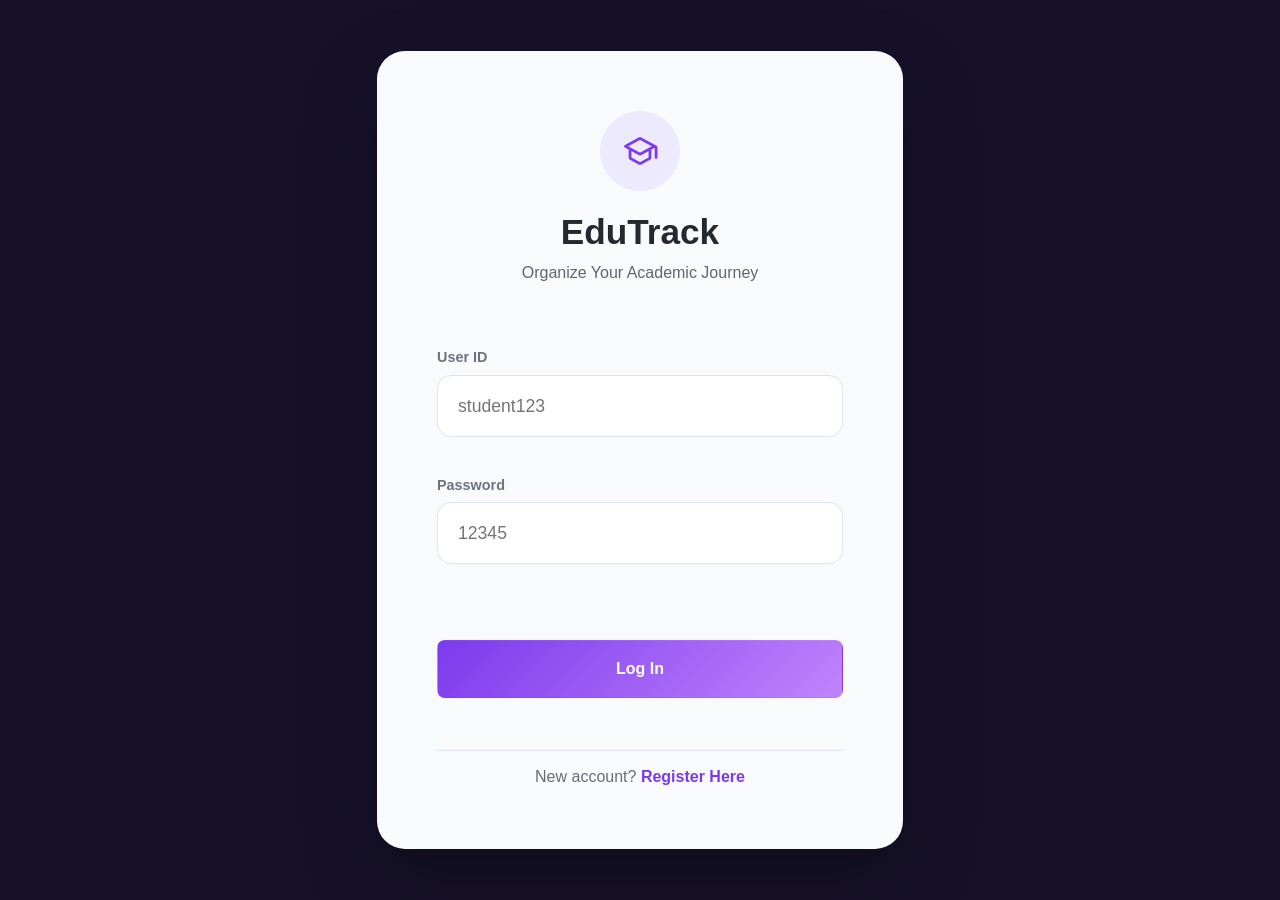
<file: index.html>
<!DOCTYPE html>
<html lang="en">
<head>
    <meta charset="UTF-8">
    <meta name="viewport" content="width=device-width, initial-scale=1.0">
    <meta name="description" content="IMS566 static student productivity dashboard prototype for academic monitoring, tasks, and class records.">
    <title>Login | EduTrack</title>
    <link rel="preconnect" href="https://fonts.googleapis.com">
    <link rel="preconnect" href="https://fonts.gstatic.com" crossorigin>
    <link href="https://fonts.googleapis.com/css2?family=Material+Symbols+Rounded:opsz,wght,FILL,GRAD@24,500,1,0" rel="stylesheet">
    <link rel="stylesheet" href="css/style.css">
    <script defer src="js/script.js"></script>
</head>
<body class="login-body simple-login">
    <main class="simple-login-card" aria-label="Student portal login">
        <div class="login-icon" aria-hidden="true">
            <span class="material-symbols-rounded">school</span>
        </div>
        <h1>EduTrack</h1>
        <p class="login-subtitle">Organize Your Academic Journey</p>

        <form onsubmit="event.preventDefault(); login();" class="login-form">
            <div class="form-group">
                <label class="form-label" for="username">User ID</label>
                <input class="form-control" id="username" name="username" autocomplete="username" placeholder="student123" required>
            </div>
            <div class="form-group">
                <label class="form-label" for="password">Password</label>
                <input class="form-control" id="password" name="password" type="password" autocomplete="current-password" placeholder="12345" required>
            </div>
            <p id="error" class="error-text" role="alert" aria-live="polite"></p>
            <button class="btn btn-primary w-100" type="submit">Log In</button>
        </form>

        <div class="login-divider"></div>
        <p class="register-line">New account? <a href="register.html">Register Here</a></p>
    </main>
</body>
</html>
</file>
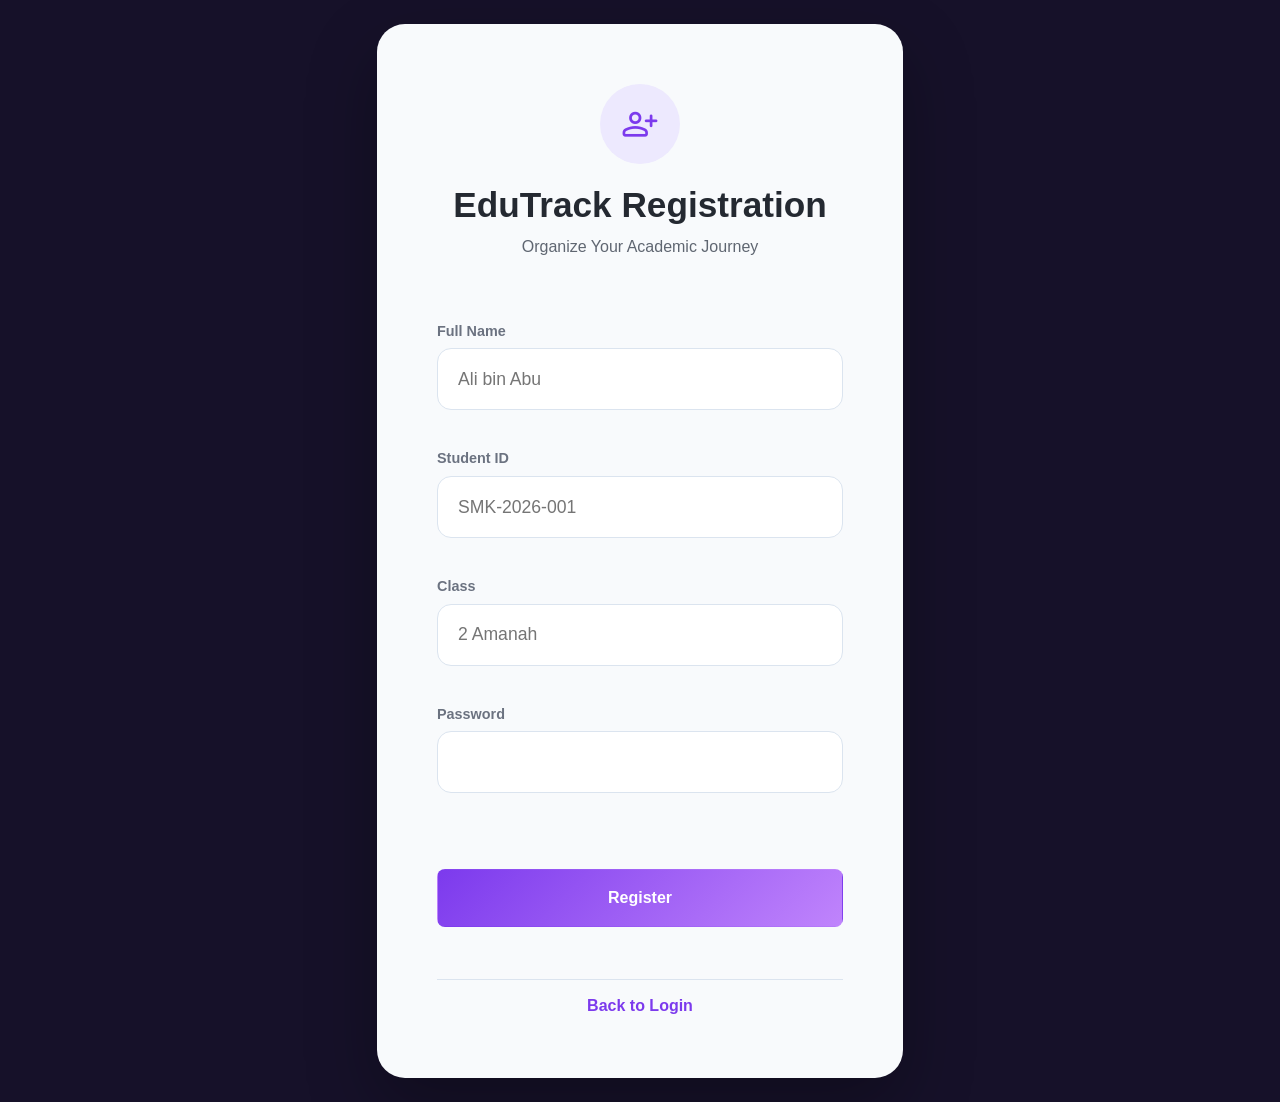
<file: register.html>
<!DOCTYPE html>
<html lang="en">
<head>
    <meta charset="UTF-8">
    <meta name="viewport" content="width=device-width, initial-scale=1.0">
    <meta name="description" content="Static registration form prototype for EduTrack.">
    <title>Register | EduTrack</title>
    <link rel="preconnect" href="https://fonts.googleapis.com">
    <link rel="preconnect" href="https://fonts.gstatic.com" crossorigin>
    <link href="https://fonts.googleapis.com/css2?family=Material+Symbols+Rounded:opsz,wght,FILL,GRAD@24,500,1,0" rel="stylesheet">
    <link rel="stylesheet" href="css/style.css">
    <script defer src="js/script.js"></script>
</head>
<body class="login-body simple-login">
    <main class="simple-login-card" aria-label="Registration prototype">
        <div class="login-icon" aria-hidden="true">
            <span class="material-symbols-rounded">person_add</span>
        </div>
        <h1>EduTrack Registration</h1>
        <p class="login-subtitle">Organize Your Academic Journey</p>

        <form onsubmit="registerDemoAccount(event)" class="login-form">
            <div class="form-group">
                <label class="form-label" for="fullName">Full Name</label>
                <input class="form-control" id="fullName" required placeholder="Ali bin Abu">
            </div>
            <div class="form-group">
                <label class="form-label" for="studentId">Student ID</label>
                <input class="form-control" id="studentId" required placeholder="SMK-2026-001">
            </div>
            <div class="form-group">
                <label class="form-label" for="className">Class</label>
                <input class="form-control" id="className" required placeholder="2 Amanah">
            </div>
            <div class="form-group">
                <label class="form-label" for="preferredPassword">Password</label>
                <input class="form-control" id="preferredPassword" type="password" required minlength="4">
            </div>
            <p id="registerNotice" class="error-text" role="status" aria-live="polite"></p>
            <button class="btn btn-primary w-100" type="submit">Register</button>
        </form>

        <div class="login-divider"></div>
        <p class="register-line"><a href="index.html">Back to Login</a></p>
    </main>
</body>
</html>
</file>
<file: css/style.css>
/* IMS566 Individual Project - EduTrack */
:root {
    color-scheme: light;
    --primary: #7c3aed;
    --primary-dark: #5b21b6;
    --accent: #f59e0b;
    --success: #10b981;
    --warning: #f59e0b;
    --danger: #dc2626;
    --info: #7c3aed;
    --bg: #f5f7fb;
    --surface: #ffffff;
    --surface-soft: #f3efff;
    --text: #172033;
    --muted: #64748b;
    --border: #d9e2ec;
    --shadow: 0 10px 30px rgba(15, 23, 42, 0.08);
    --radius: 8px;
    --container: 1180px;
}

[data-theme="dark"] {
    color-scheme: dark;
    --bg: #0f172a;
    --surface: #1e293b;
    --surface-soft: #2d2448;
    --text: #f8fafc;
    --muted: #cbd5e1;
    --border: #334155;
    --shadow: 0 18px 40px rgba(0, 0, 0, 0.28);
}

* {
    box-sizing: border-box;
}

body {
    min-height: 100vh;
    margin: 0;
    background: var(--bg);
    color: var(--text);
    font-family: "Segoe UI", Arial, sans-serif;
    line-height: 1.5;
}

body.app-body {
    display: flex;
    flex-direction: column;
}

a {
    color: inherit;
}

.skip-link {
    position: absolute;
    left: -999px;
    top: 8px;
    z-index: 2000;
    padding: 10px 14px;
    background: var(--text);
    color: var(--surface);
    text-decoration: none;
    border-radius: var(--radius);
}

.skip-link:focus {
    left: 12px;
}

.login-body {
    min-height: 100vh;
    display: grid;
    place-items: center;
    padding: 24px;
    background: #161129;
}

.simple-login-card {
    width: min(526px, 100%);
    min-height: 680px;
    padding: 60px;
    border-radius: 28px;
    background: #f8fafc;
    color: #242931;
    box-shadow: 0 28px 70px rgba(0, 0, 0, 0.28);
}

.login-icon {
    width: 80px;
    height: 80px;
    display: grid;
    place-items: center;
    margin: 0 auto 22px;
    border-radius: 50%;
    background: #ede9fe;
    color: #7c3aed;
}

.login-icon .material-symbols-rounded {
    font-size: 38px;
}

.simple-login-card h1 {
    margin: 0;
    text-align: center;
    font-size: 2.2rem;
    line-height: 1.1;
}

.login-subtitle {
    margin: 10px 0 44px;
    text-align: center;
    color: #5f6671;
}

.login-form {
    display: grid;
    gap: 20px;
}

.form-group {
    margin-top: 18px;
}

.form-label {
    display: block;
    margin-bottom: 6px;
    font-size: 0.9rem;
    font-weight: 700;
    color: #6b7280;
}

.form-control {
    width: 100%;
    min-height: 62px;
    padding: 14px 20px;
    border: 1px solid #dbe4ef;
    border-radius: 14px;
    background: #ffffff;
    color: #242931;
    font: inherit;
    font-size: 1.1rem;
}

.form-control:focus {
    outline: 3px solid rgba(15, 118, 110, 0.18);
    border-color: var(--primary);
}

.helper-text,
.text-muted {
    color: var(--muted);
}

.error-text {
    min-height: 22px;
    color: var(--danger);
    font-weight: 700;
    margin: 14px 0 0;
}

.btn {
    display: inline-flex;
    align-items: center;
    justify-content: center;
    gap: 8px;
    min-height: 58px;
    padding: 10px 16px;
    border: 1px solid transparent;
    border-radius: var(--radius);
    cursor: pointer;
    font: inherit;
    font-weight: 700;
    text-decoration: none;
}

.btn-primary {
    background: linear-gradient(135deg, #7c3aed, #c084fc);
    color: #ffffff;
}

.btn-primary:hover {
    background: var(--primary-dark);
}

.btn-secondary {
    background: var(--surface-soft);
    color: var(--text);
    border-color: var(--border);
}

.btn-link {
    color: var(--primary);
    font-weight: 700;
    text-decoration: none;
}

.login-divider {
    height: 1px;
    margin: 52px 0 14px;
    background: #dbe4ef;
}

.register-line {
    margin: 0;
    text-align: center;
    color: #666d78;
}

.register-line a {
    color: #7c3aed;
    font-weight: 800;
    text-decoration: none;
}

.navbar {
    position: sticky;
    top: 0;
    z-index: 1000;
    background: var(--surface);
    border-bottom: 1px solid var(--border);
    box-shadow: 0 4px 14px rgba(15, 23, 42, 0.04);
}

.nav-container {
    max-width: var(--container);
    margin: 0 auto;
    padding: 12px 20px;
    display: flex;
    align-items: center;
    justify-content: space-between;
    gap: 16px;
}

.nav-brand {
    display: flex;
    align-items: center;
    gap: 10px;
    color: var(--primary);
    font-weight: 800;
    text-decoration: none;
}

.brand-mark {
    width: 34px;
    height: 34px;
    display: grid;
    place-items: center;
    border-radius: var(--radius);
    background: var(--primary);
    color: #ffffff;
}

.nav-links {
    display: flex;
    align-items: center;
    gap: 8px;
}

.nav-item,
.theme-toggle-btn {
    min-height: 40px;
    padding: 8px 12px;
    border-radius: var(--radius);
    color: var(--text);
    text-decoration: none;
    font-weight: 700;
    font-size: 0.94rem;
    border: 0;
    background: transparent;
    cursor: pointer;
}

.icon-toggle {
    width: 42px;
    padding: 0;
    display: inline-grid;
    place-items: center;
}

.material-symbols-rounded {
    font-size: 22px;
    line-height: 1;
}

.inline-icon {
    margin-right: 8px;
    vertical-align: -4px;
}

.nav-item:hover,
.theme-toggle-btn:hover,
.active-link {
    background: var(--surface-soft);
    color: var(--primary);
}

.logout-btn {
    background: #fee2e2;
    color: #991b1b;
}

.hamburger-toggle {
    display: none;
    width: 42px;
    height: 42px;
    border: 1px solid var(--border);
    border-radius: var(--radius);
    background: var(--surface);
    cursor: pointer;
}

.hamburger-toggle span {
    display: block;
    width: 20px;
    height: 2px;
    margin: 4px auto;
    background: var(--text);
}

.container {
    width: min(var(--container), calc(100% - 40px));
    margin: 32px auto;
    flex: 1;
}

.dashboard-page {
    background:
        radial-gradient(circle at top left, rgba(124, 58, 237, 0.12), transparent 28rem),
        var(--bg);
}

[data-theme="dark"] .navbar {
    background: rgba(15, 23, 42, 0.92);
    backdrop-filter: blur(16px);
    border-bottom-color: #24344d;
}

[data-theme="dark"] .nav-brand {
    color: #f8fafc;
}

[data-theme="dark"] .nav-item,
[data-theme="dark"] .theme-toggle-btn {
    color: #e2e8f0;
}

[data-theme="dark"] .dashboard-page .page-title h1,
[data-theme="dark"] .dashboard-page .page-title p {
    color: #f8fafc;
}

.floating-panel {
    position: relative;
    overflow: hidden;
    background: var(--surface);
    color: var(--text);
    border-color: var(--border);
    border-left: 5px solid #8b5cf6;
    box-shadow: var(--shadow);
}

.floating-panel::before {
    content: "";
    position: absolute;
    inset: 0;
    pointer-events: none;
    background: linear-gradient(135deg, rgba(124, 58, 237, 0.08), transparent 34%);
}

.floating-panel .text-muted,
.floating-panel .metric-label {
    color: var(--muted);
}

[data-theme="dark"] .floating-panel {
    background: #1e293b;
    color: #ffffff;
    border-color: #334155;
    box-shadow: 0 22px 55px rgba(0, 0, 0, 0.28);
}

[data-theme="dark"] .floating-panel .text-muted,
[data-theme="dark"] .floating-panel .metric-label {
    color: #e2e8f0;
}

.accent-blue {
    border-left-color: #8b5cf6;
}

.accent-green {
    border-left-color: #10b981;
}

.accent-orange {
    border-left-color: #f59e0b;
}

.page-title {
    margin-bottom: 24px;
}

.page-title h1,
.page-title h2 {
    margin: 0 0 8px;
    font-size: clamp(1.7rem, 3vw, 2.45rem);
    letter-spacing: 0;
}

.grid {
    display: grid;
    gap: 20px;
}

.grid-3 {
    grid-template-columns: repeat(3, minmax(0, 1fr));
}

.grid-2 {
    grid-template-columns: minmax(0, 1.35fr) minmax(280px, 0.65fr);
}

.card-custom {
    background: var(--surface);
    border: 1px solid var(--border);
    border-radius: var(--radius);
    padding: 22px;
    box-shadow: var(--shadow);
}

.metric-label {
    margin: 0 0 8px;
    color: var(--muted);
    font-weight: 700;
}

.stat-number {
    margin: 0;
    font-size: clamp(1.7rem, 3vw, 2.4rem);
    line-height: 1.1;
    font-weight: 800;
}

.stat-blue {
    color: #7c3aed;
}

.stat-green {
    color: #10b981;
}

.stat-orange {
    color: #f59e0b;
}

.countdown-banner {
    background: linear-gradient(135deg, #7c3aed, #a855f7);
    color: #ffffff;
    box-shadow: var(--shadow);
    border-left: 0;
}

.countdown-flex-wrapper {
    display: flex;
    justify-content: space-between;
    gap: 22px;
    align-items: center;
}

.countdown-title {
    margin: 0 0 4px;
    font-size: 1.1rem;
}

.countdown-subtitle {
    margin: 0;
    color: rgba(255, 255, 255, 0.82);
}

.countdown-timer-display {
    display: grid;
    grid-template-columns: repeat(4, 72px);
    gap: 10px;
}

.countdown-unit {
    text-align: center;
}

.countdown-box {
    display: block;
    padding: 10px 6px;
    border-radius: 12px;
    background: rgba(255, 255, 255, 0.2);
    font-size: 1.35rem;
    font-weight: 800;
}

.countdown-label {
    display: block;
    margin-top: 5px;
    color: rgba(255, 255, 255, 0.78);
}

.table-wrap {
    overflow-x: auto;
}

.table-custom {
    width: 100%;
    border-collapse: collapse;
    min-width: 660px;
}

.table-custom th,
.table-custom td {
    padding: 14px 12px;
    border-bottom: 1px solid var(--border);
    text-align: left;
    vertical-align: top;
}

.table-custom th {
    background: var(--surface-soft);
    color: var(--text);
    font-size: 0.86rem;
}

.floating-panel .table-custom th {
    background: transparent;
    color: var(--text);
}

.floating-panel .table-custom td,
.floating-panel .table-custom th {
    border-bottom-color: var(--border);
}

[data-theme="dark"] .floating-panel .table-custom th {
    color: #e2e8f0;
}

[data-theme="dark"] .floating-panel .table-custom td,
[data-theme="dark"] .floating-panel .table-custom th {
    border-bottom-color: #3b4b63;
}

.table-custom tr:hover td {
    background: rgba(15, 118, 110, 0.05);
}

.badge {
    display: inline-flex;
    align-items: center;
    min-height: 26px;
    padding: 4px 9px;
    border-radius: var(--radius);
    font-size: 0.8rem;
    font-weight: 800;
    white-space: nowrap;
}

.badge-success {
    background: #dcfce7;
    color: #166534;
}

.badge-warning {
    background: #fef3c7;
    color: #92400e;
}

.badge-info {
    background: #ede9fe;
    color: #5b21b6;
}

.badge-danger {
    background: #fee2e2;
    color: #991b1b;
}

.progress-container {
    height: 12px;
    border-radius: 999px;
    overflow: hidden;
    background: var(--surface-soft);
}

.progress-bar {
    height: 100%;
    border-radius: 999px;
    background: linear-gradient(90deg, #7c3aed, #c084fc);
}

.chart-box {
    position: relative;
    height: 210px;
}

.achievement-list,
.task-summary {
    display: grid;
    gap: 14px;
}

.achievement-item,
.task-card {
    padding: 14px;
    border: 1px solid var(--border);
    border-radius: var(--radius);
    background: var(--surface-soft);
}

.floating-panel .achievement-item,
.mini-insight {
    background: var(--surface-soft);
    border-color: var(--border);
}

[data-theme="dark"] .floating-panel .achievement-item,
[data-theme="dark"] .mini-insight {
    background: rgba(15, 23, 42, 0.38);
    border-color: #3b4b63;
}

.mentor-card {
    display: grid;
    align-content: start;
    gap: 16px;
}

.mini-insight {
    display: flex;
    gap: 12px;
    align-items: center;
    padding: 14px;
    border: 1px solid var(--border);
    border-radius: var(--radius);
}

.mini-insight .material-symbols-rounded {
    color: #a855f7;
    font-size: 30px;
}

.task-overview-grid {
    grid-template-columns: minmax(0, 1.3fr) minmax(280px, 0.7fr);
    align-items: stretch;
}

.task-distribution-card .chart-box {
    height: 330px;
}

.completion-card {
    display: grid;
    align-content: center;
}

.completion-rate {
    font-size: clamp(4rem, 8vw, 7rem);
    letter-spacing: 0;
}

.task-actions {
    display: flex;
    gap: 8px;
}

.icon-action {
    width: 34px;
    height: 34px;
    display: inline-grid;
    place-items: center;
    border: 0;
    border-radius: 50%;
    cursor: pointer;
    color: #ffffff;
}

.icon-action.success {
    background: #16a34a;
}

.icon-action.danger {
    background: #dc2626;
}

.icon-action.neutral {
    background: #64748b;
}

.task-row-completed td {
    background: rgba(22, 163, 74, 0.08);
}

.task-row-completed td:first-child {
    text-decoration: line-through;
    color: var(--muted);
}

.task-row-missed td {
    background: rgba(220, 38, 38, 0.08);
}

.subject-chip {
    display: inline-flex;
    min-height: 30px;
    align-items: center;
    padding: 5px 10px;
    border-radius: 999px;
    font-weight: 800;
    font-size: 0.82rem;
    white-space: nowrap;
}

.subject-chip.math {
    background: #ede9fe;
    color: #5b21b6;
}

.subject-chip.science {
    background: #dcfce7;
    color: #166534;
}

.subject-chip.english {
    background: #fae8ff;
    color: #86198f;
}

.subject-chip.bm {
    background: #fef3c7;
    color: #92400e;
}

.subject-chip.history {
    background: #fee2e2;
    color: #991b1b;
}

.subject-chip.koko {
    background: #f3e8ff;
    color: #6b21a8;
}

.subject-chip.mentor {
    background: #ede9fe;
    color: #5b21b6;
}

.timetable-showcase-card {
    overflow: hidden;
}

.timetable-showcase {
    display: grid;
    grid-template-columns: minmax(0, 1fr) 300px;
    gap: 22px;
    align-items: stretch;
}

.schedule-scroll {
    overflow-x: auto;
    padding-bottom: 6px;
}

.schedule-board {
    min-width: 860px;
    display: grid;
    grid-template-columns: 112px repeat(6, minmax(108px, 1fr));
    gap: 10px;
}

.schedule-corner,
.time-slot,
.day-label,
.schedule-block {
    min-height: 62px;
    display: flex;
    align-items: center;
    justify-content: center;
    border-radius: 14px;
    text-align: center;
}

.schedule-corner,
.time-slot {
    min-height: 46px;
    background: var(--surface-soft);
    color: var(--primary);
    font-weight: 900;
}

.recess-time {
    background: #fff7ed;
    color: #c2410c;
}

.day-label {
    position: sticky;
    left: 0;
    z-index: 2;
    justify-content: flex-start;
    padding: 0 14px;
    background: linear-gradient(135deg, #7c3aed, #a855f7);
    color: #ffffff;
    font-weight: 900;
    box-shadow: 8px 0 16px rgba(124, 58, 237, 0.08);
}

.schedule-block {
    padding: 10px;
    border: 1px solid transparent;
    font-size: 0.86rem;
    font-weight: 800;
    line-height: 1.2;
}

.schedule-block.math {
    background: #ede9fe;
    color: #5b21b6;
}

.schedule-block.science {
    background: #dcfce7;
    color: #166534;
}

.schedule-block.english {
    background: #fae8ff;
    color: #86198f;
}

.schedule-block.bm {
    background: #fef3c7;
    color: #92400e;
}

.schedule-block.history {
    background: #fee2e2;
    color: #991b1b;
}

.schedule-block.koko {
    background: #f3e8ff;
    color: #6b21a8;
}

.schedule-block.mentor {
    background: #e0e7ff;
    color: #3730a3;
}

.schedule-block.assembly,
.schedule-block.reading {
    background: #f1f5f9;
    color: #475569;
}

.schedule-block.recess {
    background: linear-gradient(135deg, #fb923c, #f97316);
    color: #ffffff;
}

.calendar-widget {
    display: grid;
    align-content: start;
    gap: 18px;
    padding: 22px;
    border-radius: 22px;
    background: linear-gradient(180deg, #fff7fb, #faf5ff);
    border: 1px solid #eadcff;
}

.calendar-widget-header {
    display: flex;
    justify-content: space-between;
    gap: 14px;
    align-items: center;
}

.calendar-widget-header h3 {
    margin: 2px 0 0;
    font-size: 1.45rem;
}

.calendar-widget-header .material-symbols-rounded {
    width: 44px;
    height: 44px;
    display: grid;
    place-items: center;
    border-radius: 14px;
    background: #7c3aed;
    color: #ffffff;
}

.calendar-grid {
    display: grid;
    grid-template-columns: repeat(7, 1fr);
    gap: 8px;
    text-align: center;
}

.calendar-grid span,
.calendar-grid em {
    min-width: 28px;
    min-height: 28px;
    display: grid;
    place-items: center;
    border-radius: 50%;
    font-style: normal;
    font-size: 0.84rem;
}

.calendar-grid .calendar-day-label {
    color: var(--primary);
    font-weight: 900;
}

.calendar-grid em {
    color: #cbd5e1;
}

.calendar-grid .today {
    background: #7c3aed;
    color: #ffffff;
    font-weight: 900;
}

.calendar-grid .event-day {
    background: #fef3c7;
    color: #92400e;
    font-weight: 900;
}

.today-agenda {
    display: grid;
    gap: 8px;
}

.today-agenda h4,
.today-agenda p {
    margin: 0;
}

.today-agenda p {
    padding: 10px 12px;
    border-radius: 12px;
    background: rgba(124, 58, 237, 0.08);
    color: var(--text);
}

[data-theme="dark"] .calendar-widget {
    background: linear-gradient(180deg, #2d2448, #1e293b);
    border-color: #4c3a75;
}

[data-theme="dark"] .schedule-corner,
[data-theme="dark"] .time-slot {
    background: #2d2448;
}

[data-theme="dark"] .schedule-block.assembly,
[data-theme="dark"] .schedule-block.reading {
    background: #263449;
    color: #dbe4ef;
}

[data-theme="dark"] .today-agenda p {
    background: rgba(192, 132, 252, 0.12);
    color: #f8fafc;
}

.achievement-item h3,
.task-card h3 {
    margin: 8px 0 2px;
    font-size: 1rem;
}

.profile-header {
    display: grid;
    grid-template-columns: auto 1fr;
    gap: 20px;
    align-items: center;
}

.avatar-container {
    width: 96px;
    height: 96px;
    display: grid;
    place-items: center;
    border-radius: 50%;
    background: var(--surface-soft);
    border: 3px solid var(--primary);
    overflow: hidden;
}

.avatar-container img {
    width: 100%;
    height: 100%;
    object-fit: cover;
}

.profile-name {
    margin: 0;
    font-size: 1.6rem;
}

.profile-meta-grid {
    display: grid;
    grid-template-columns: repeat(3, minmax(0, 1fr));
    gap: 16px;
    margin-top: 18px;
}

.meta-label {
    display: block;
    margin-bottom: 3px;
    color: var(--muted);
    font-size: 0.76rem;
    font-weight: 800;
    text-transform: uppercase;
}

.meta-value,
.meta-value-link {
    color: var(--text);
    font-weight: 800;
}

.meta-value-link {
    color: var(--primary);
    text-decoration: underline;
    text-underline-offset: 4px;
}

.registration-grid {
    display: grid;
    grid-template-columns: repeat(2, minmax(0, 1fr));
    gap: 14px;
}

footer {
    margin-top: auto;
    padding: 24px 20px;
    text-align: center;
    color: var(--muted);
    background: var(--surface);
    border-top: 1px solid var(--border);
}

.d-flex {
    display: flex;
}

.justify-content-between {
    justify-content: space-between;
}

.align-items-center {
    align-items: center;
}

.gap-2 {
    gap: 8px;
}

.mt-2 {
    margin-top: 8px;
}

.mt-3 {
    margin-top: 12px;
}

.mt-4 {
    margin-top: 20px;
}

.mb-0 {
    margin-bottom: 0;
}

.mb-3 {
    margin-bottom: 12px;
}

.mb-4 {
    margin-bottom: 20px;
}

.w-100 {
    width: 100%;
}

.text-center {
    text-align: center;
}

@media (max-width: 900px) {
    .login-shell,
    .grid-2,
    .grid-3,
    .task-overview-grid,
    .registration-grid,
    .profile-meta-grid {
        grid-template-columns: 1fr;
    }

    .countdown-flex-wrapper {
        align-items: flex-start;
        flex-direction: column;
    }

    .timetable-showcase {
        grid-template-columns: 1fr;
    }

    .calendar-widget {
        max-width: 420px;
    }
}

@media (max-width: 720px) {
    .hamburger-toggle {
        display: block;
    }

    .nav-container {
        align-items: flex-start;
        flex-wrap: wrap;
    }

    .nav-links {
        display: none;
        width: 100%;
        flex-direction: column;
        align-items: stretch;
        padding-top: 12px;
    }

    .nav-links.open {
        display: flex;
    }

    .nav-item,
    .theme-toggle-btn {
        width: 100%;
        text-align: left;
    }

    .container {
        width: min(100% - 28px, var(--container));
        margin-top: 22px;
    }

    .login-body {
        padding: 14px;
    }

    .simple-login-card {
        min-height: auto;
        padding: 34px 24px;
        border-radius: 22px;
    }

    .countdown-timer-display {
        width: 100%;
        grid-template-columns: repeat(2, minmax(0, 1fr));
    }

    .task-distribution-card .chart-box {
        height: 260px;
    }

    .completion-rate {
        font-size: clamp(3.5rem, 18vw, 5.5rem);
    }

    .profile-header {
        grid-template-columns: 1fr;
        text-align: center;
    }

    .schedule-board {
        min-width: 760px;
        grid-template-columns: 96px repeat(6, minmax(96px, 1fr));
        gap: 8px;
    }

    .schedule-corner,
    .time-slot,
    .day-label,
    .schedule-block {
        min-height: 54px;
        border-radius: 12px;
    }

    .schedule-block {
        font-size: 0.78rem;
    }

    .calendar-widget {
        max-width: none;
        padding: 18px;
        border-radius: 18px;
    }

    .avatar-container {
        margin: 0 auto;
    }
}
</file>
